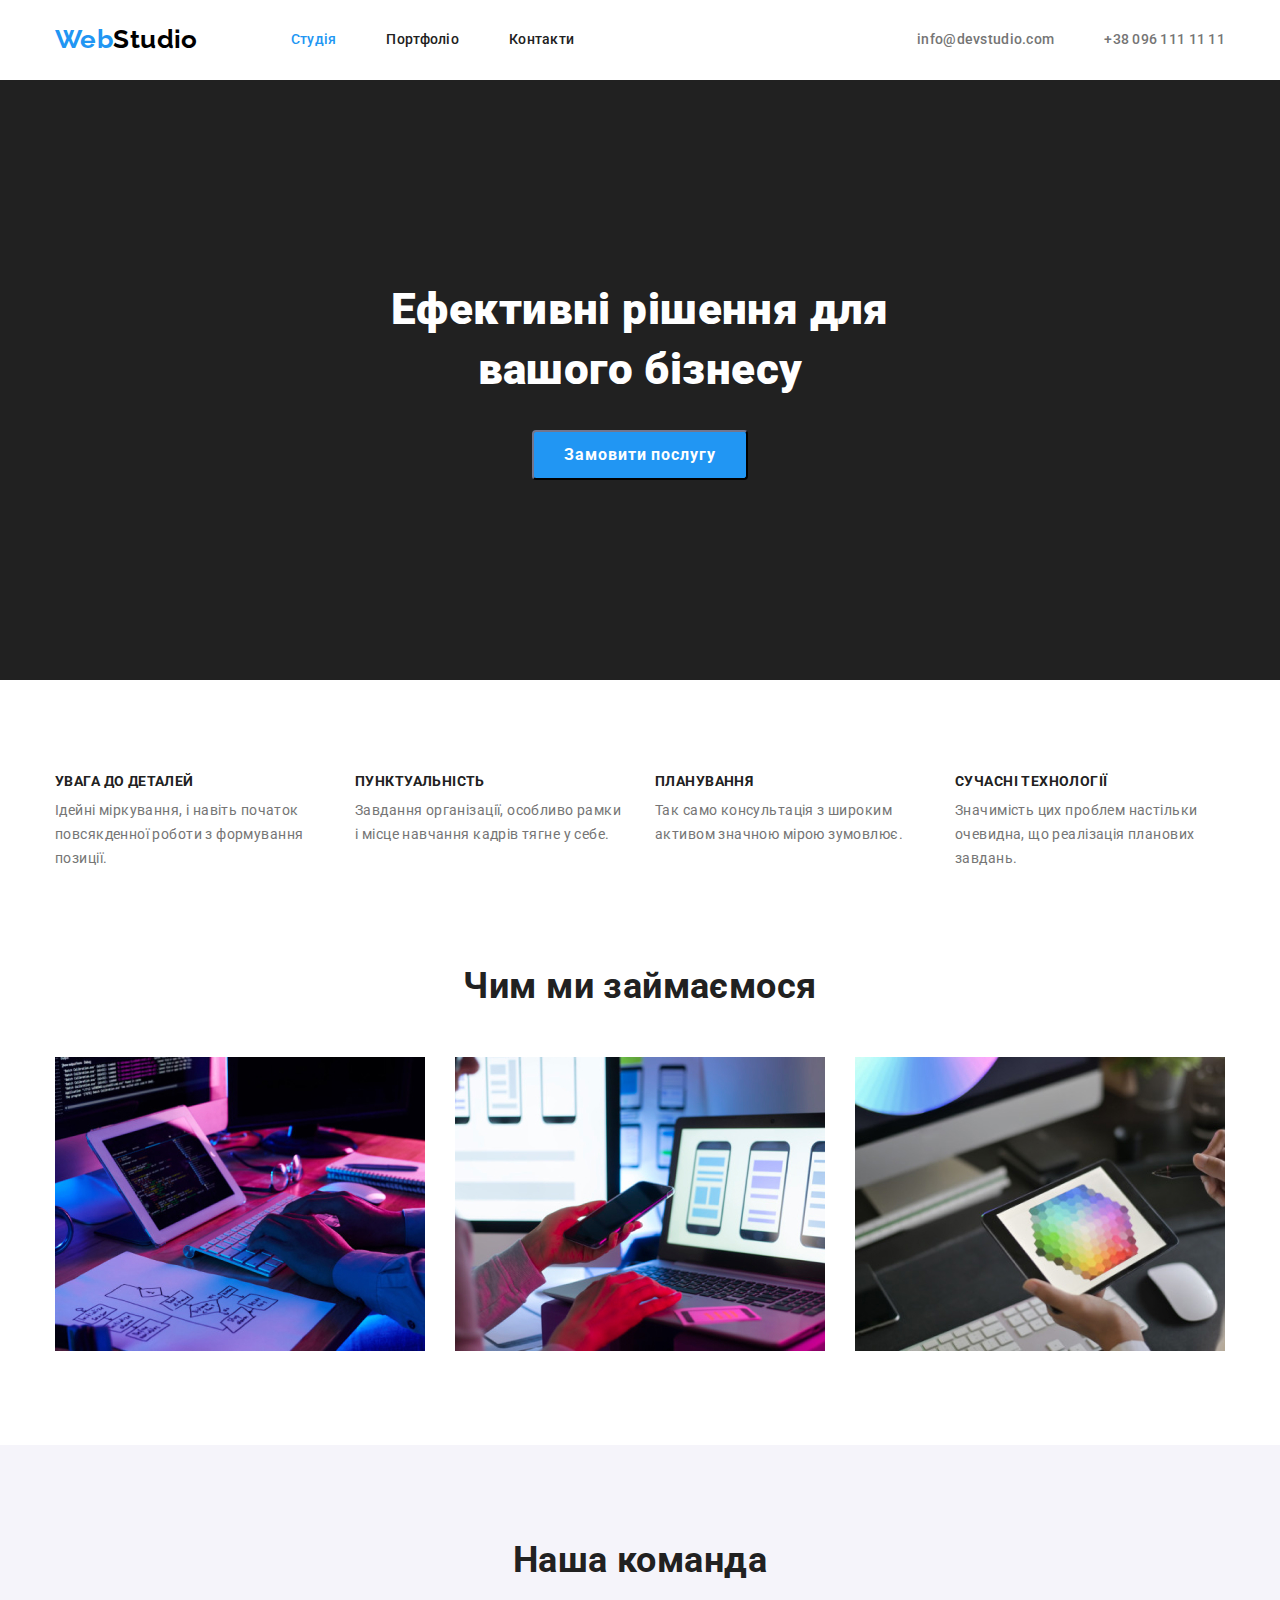
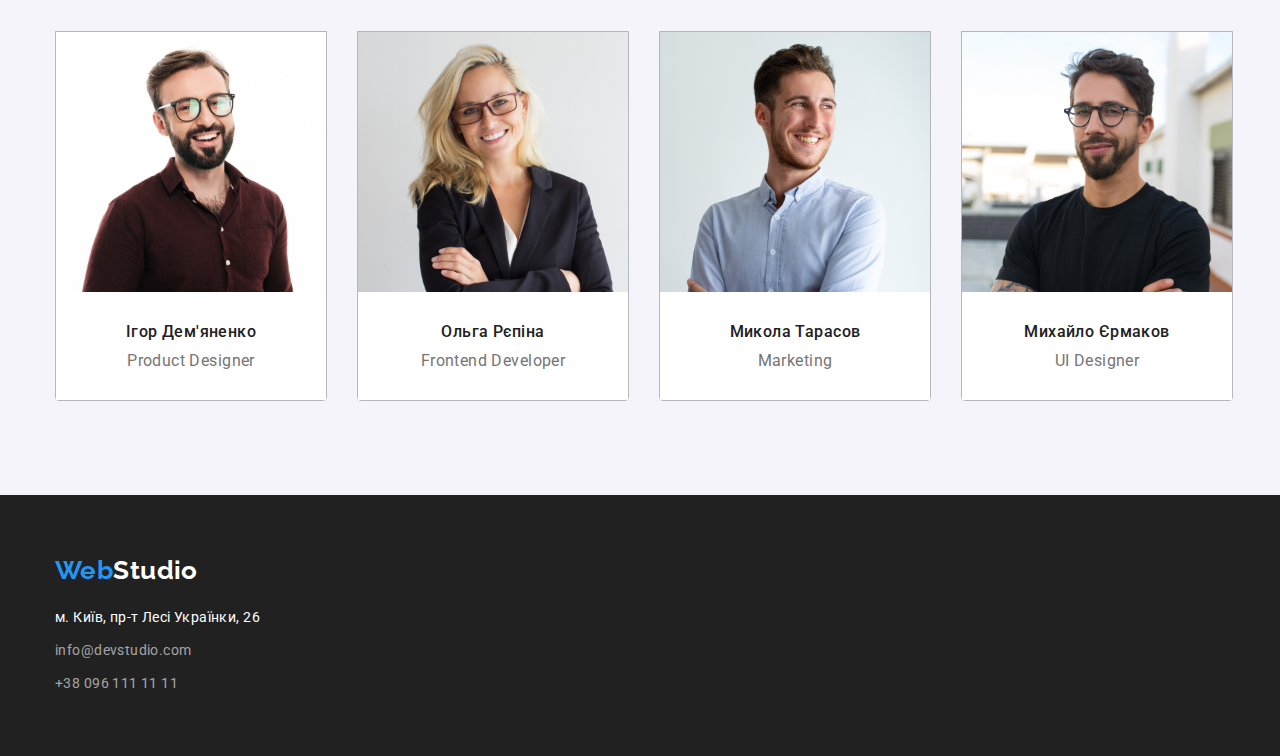
<file: index.html>
<!DOCTYPE html>
<html lang="uk">
<head>
    <meta charset="UTF-8">
    <meta http-equiv="X-UA-Compatible" content="IE=edge">
    <meta name="viewport" content="width=device-width, initial-scale=1.0">
    <title>Document</title>
    <link rel="preconnect" href="https://fonts.googleapis.com">
    <link rel="preconnect" href="https://fonts.gstatic.com" crossorigin>
    <link href="https://fonts.googleapis.com/css2?family=Raleway:wght@700&family=Roboto:wght@400;500;700;900&display=swap" rel="stylesheet">
    <link rel="stylesheet" href="https://cdnjs.cloudflare.com/ajax/libs/modern-normalize/1.1.0/modern-normalize.min.css">
    <link rel="stylesheet" href="./css/style.css" type="text/css">
</head>
<body>
    <header>
        <div class="header-conteiner container">
        <a class="logo logo-header" href=""><span class="logo logo-first">Web</span><span class="logo logo-second">Studio</span></a>
            <!-- navigation -->
            <nav class="header">
            <ul class="site-nav list">
                    <li class="site-nav item"><a href="./index.html" class="site-nav-link current link">Студія</a></li>
                    <li class="site-nav item"><a href="./portfolio.html" class="site-nav-link link">Портфоліо</a></li>
                    <li class="site-nav item"><a href="" class="site-nav-link link">Контакти</a></li>
            </ul>
        </nav>
        <!-- <group contacts"> -->
        <ul class="auth-nav list">
            <li>
            <a  class="mail link" href="mailto:info@devstudio.com">info@devstudio.com</a>
            </li>
            <li>
            <a class="tel link" href="tel:+380961111111" >+38 096 111 11 11</a>
            </li>
        </ul>
       </div>
    </header>
    <main>
        <section class="idea">
            <div class="container">
            <h1 class="idea-title">Ефективні рішення для<br> вашого бізнесу</h1>
            <button class ="idea-btn btn" type="button">Замовити послугу</button>
            </div>
        </section>
        <section class="priority">
            <div class="container">
            <h2 class="visually-hidden">Priority</h2>
            <ul class="priority-container list">
                <li>
                    <h3 class="priority-title">УВАГА ДО ДЕТАЛЕЙ</h3>
                    <p  class="priority-descr">Ідейні міркування, і навіть початок повсякденної роботи з формування позиції.</p>
                </li>
                <li>
                    <h3 class="priority-title">ПУНКТУАЛЬНІСТЬ</h3>
                    <p class="priority-descr">Завдання організації, особливо рамки і місце навчання кадрів тягне у себе.</p>
                </li>
                <li>
                    <h3 class="priority-title">ПЛАНУВАННЯ</h3>
                    <p class="priority-descr">Так само консультація з широким активом значною мірою зумовлює.</p>
                </li>
                <li>
                    <h3 class="priority-title">СУЧАСНІ ТЕХНОЛОГІЇ</h3>
                    <p class="priority-descr">Значимість цих проблем настільки очевидна, що реалізація планових завдань.</p>
                </li>
            </ul>
            </div>
        </section>
        <section class="job">
            <div class="container">
            <h2 class="job-title">Чим ми займаємося</h2>
            <ul class="job-container list">
                <li>
                <img class="job-img" src="./images/code.jpeg" alt="code" width="370">
                </li>
                <li>
                <img class="job-img" src="./images/support.jpeg" alt="support" width="370">
                </li>
                <li>
                <img class="job-img" src="./images/technology.jpeg" alt="technology" width="370">
                </li>
        </ul>
            </div>
        </section>
        <section class="team">
         <div class="container">
            <h2 class="team-title">Наша команда</h2>
            <ul class="team-container list">
                <li class="team-list">
                    <img class="team-img" src="./images/demiyanenko.jpeg" alt="desiner Igor Demiyanenko" width="270">
                    <div class="team-block">
                    <h3 class="team-person">Ігор Дем'яненко</h3>
                    <p class="team-job">Product Designer</p>
                    </div>
                </li>
                <li class="team-list">
                    <img class="team-img" src="./images/repina.jpeg" alt="developer Olga Repina" width="270">
                    <div class="team-block">
                    <h3 class="team-person">Ольга Рєпіна</h3>
                    <p class="team-job">Frontend Developer</p>
                    </div>
                </li>
                <li class="team-list">
                    <img class="team-img" src="./images/tarasov.jpeg" alt="marketing Mukola Tarasov" width="270">
                    <div class="team-block">
                    <h3 class="team-person">Микола Тарасов</h3>
                    <p class="team-job">Marketing</p>
                    </div>
                </li>
                <li class="team-list">
                    <img class="team-img" src="./images/ermakov.jpeg" alt="desiner Muchailo Ermakov" width="270">
                    <div class="team-block">
                    <h3 class="team-person">Михайло Єрмаков</h3>
                    <p class="team-job">UI Designer</p>
                    </div>
                </li>
            </ul>
        </div>    
        </section>
    </main>
    <footer class="footer">
        <div class="container">
        <a class="logo-footer logo link" href=""> <span class="logo logo-first">Web</span><span class="logo logo-third">Studio</span></a>
        <address>
        <ul class="adress list">
            <li class="adress-item">
                <a class="adress-post link" href="#">м. Київ, пр-т Лесі Українки, 26</a> 
            </li>
            <li class="adress-item">
                <a class="contact link" href="mailto:info@devstudio.com">info@devstudio.com</a>
            </li>
            <li class="adress-item">
                <a class="contact link" href="tel:+380961111111">+38 096 111 11 11</a>
            </li>
        </ul>
        </address>
        </div>
    </footer>
</body>
</html>
</file>
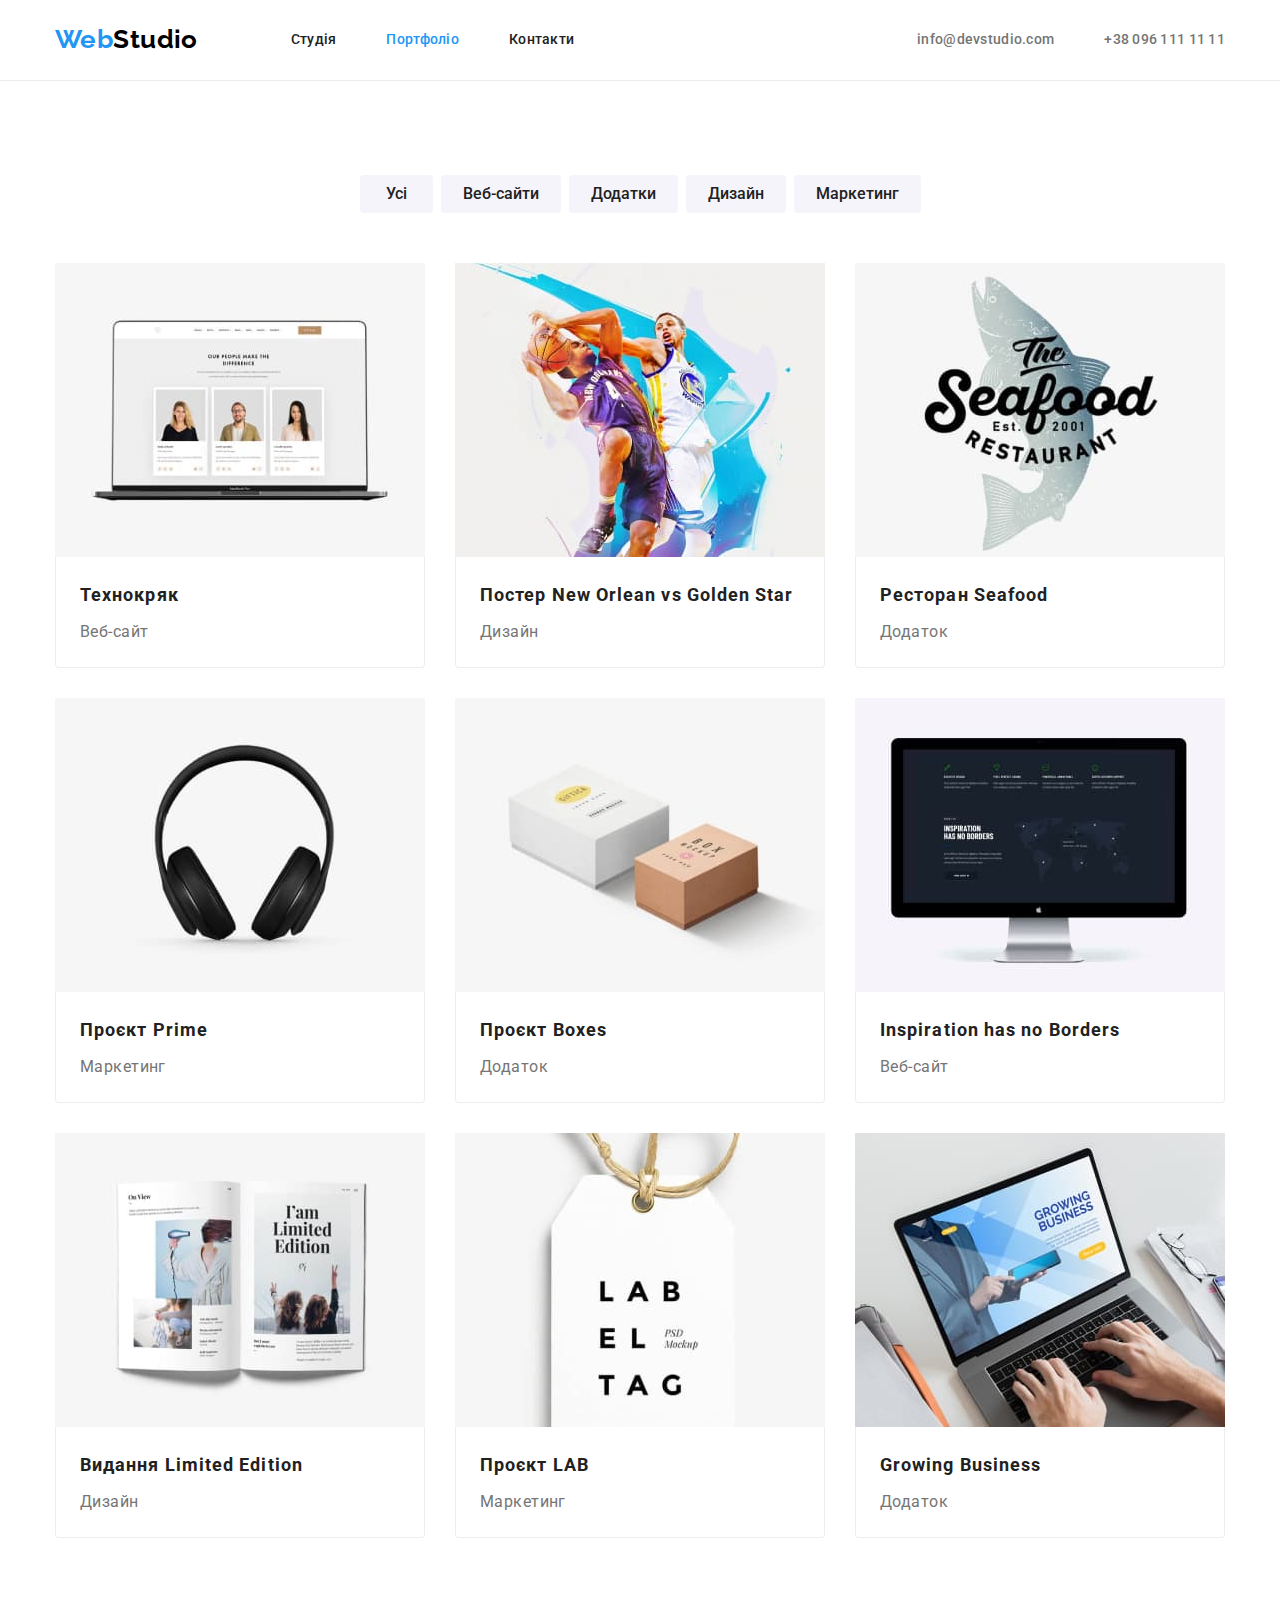
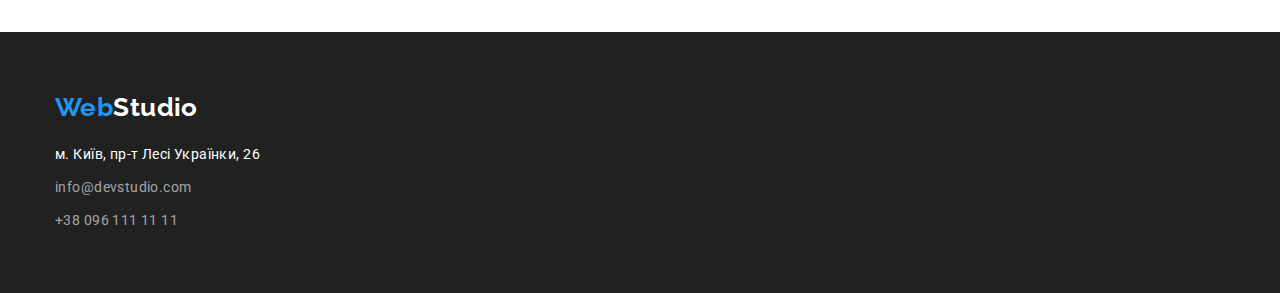
<file: portfolio.html>
<!DOCTYPE html>
<html lang="uk">
<head>
    <meta charset="UTF-8">
    <meta http-equiv="X-UA-Compatible" content="IE=edge">
    <meta name="viewport" content="width=device-width, initial-scale=1.0">
    <title>Document</title>
    <link rel="preconnect" href="https://fonts.googleapis.com">
    <link rel="preconnect" href="https://fonts.gstatic.com" crossorigin>
    <link href="https://fonts.googleapis.com/css2?family=Raleway:wght@700&family=Roboto:wght@400;500;700;900&display=swap" rel="stylesheet">
    <link rel="stylesheet" href="https://cdnjs.cloudflare.com/ajax/libs/modern-normalize/1.1.0/modern-normalize.min.css">
    <link rel="stylesheet" href="./css/style.css" type="text/css">
</head>
<body>
    <header class="header-border">
        <div class="header-conteiner container">
        <a class="logo logo-header" href=""><span class="logo logo-first">Web</span><span class="logo logo-second">Studio</span></a> 
        <nav class="header"> 
            <ul class="site-nav list">
                    <li class="site-nav item"><a href="./index.html" class="site-nav-link link">Студія</a></li>
                    <li class="site-nav item"><a href="./portfolio.html" class="site-nav-link current link">Портфоліо</a></li>
                    <li class="site-nav item"><a href="" class="site-nav-link link">Контакти</a></li>
            </ul>
        </nav>
        <!-- <div class="header-group"> -->
        <ul class="auth-nav list">
            <li>
            <a  class="mail link" href="mailto:info@devstudio.com">info@devstudio.com</a>
            </li>
            <li>
            <a class="tel link" href="tel:+380961111111" >+38 096 111 11 11</a>
            </li>
        </ul>
        <!-- </div> -->
       </div>
    </header>
    <main>
        <section class="choise">
        <div class="choise-container container">    
            <h1 class="visually-hidden">Choise projects</h1>
            <ul class="choise-list-container list"> 
                <li class="choise-item">
                    <button class="choise-btn btn" type="button">Усі</button>
                </li>
                <li class="choise-item">
                    <button class="choise-btn btn" type="button">Веб-сайти</button>
                </li> 
                <li class="choise-item">
                    <button class="choise-btn btn"  type="button">Додатки</button>
                </li>
                <li class="choise-item">
                    <button class="choise-btn btn" type="button">Дизайн</button>
                </li>
                <li class="choise-item">
                    <button class="choise-btn btn" type="button">Маркетинг</button>
                </li>
            </ul>
            <ul class="choise-project list">
            <li class="choise-project-item">
                <a href="" class="project-link link">
                <img class="project-img" src="./images/web1.jpeg" alt="Techno" width="370">   
                <div class="project-wrapper">
                    <h2 class="project-title">Технокряк</h2> 
                    <p class="project-type">Веб-сайт</p>
                </div>
                </a>
            </li>
            <li class="choise-project-item">
                <a href="" class="project-link link">
                 <img class="project-img" src="./images/poster1.jpeg" alt="Poster" width="370"> 
                <div class="project-wrapper">
                    <h2 class="project-title">Постер New Orlean vs Golden Star</h2>
                    <p class="project-type">Дизайн</p>
                </div>
                </a>
            </li>
            <li class="choise-project-item">
                <a href="" class="project-link link">
                <img class="project-img" src="./images/resto1.jpeg" alt="Restoran" width="370" >
                <div class="project-wrapper">
                    <h2 class="project-title">Ресторан Seafood</h2> 
                    <p class="project-type">Додаток</p>
                </div>
                </a>
            </li>
            <li class="choise-project-item">
                <a href="" class="project-link link">
                <img class="project-img" src="./images/prime1.jpeg" alt="Project prime" width="370"> 
                <div class="project-wrapper">
                    <h2 class="project-title">Проєкт Prime</h2>
                    <p class="project-type">Маркетинг</p>
                </div>
                </a>
            </li>
            <li class="choise-project-item">
                <a href="" class="project-link link">
                <img class="project-img" src="./images/box1.jpeg" alt="project boxes" width="370"> 
                <div class="project-wrapper">    
                    <h2 class="project-title">Проєкт Boxes</h2>
                    <p class="project-type">Додаток</p>
                </div>
                </a>
            </li>
            <li class="choise-project-item">
                <a href="" class="project-link link">
                <img class="project-img" src="./images/inspiration1.jpeg" alt="No borders" width="370"> 
                <div class="project-wrapper">   
                    <h2 class="project-title">Inspiration has no Borders</h2>
                    <p class="project-type">Веб-сайт</p>
                </div>
                </a>
            </li>
            <li class="choise-project-item">
                <a  href="" class="project-link link">
                <img class="project-img" src="./images/editionlimited1.jpeg" alt="Limited Edition" width="370">
                <div class="project-wrapper">
                    <h2 class="project-title">Видання Limited Edition</h2>
                    <p class="project-type">Дизайн</p>
                </div>
                </a>
            </li>
            <li class="choise-project-item">
                <a href="" class="project-link link">
                <img class="project-img" src="./images/lab1.jpeg" alt="Project LAB" width="370"> 
                <div class="project-wrapper">
                    <h2 class="project-title">Проєкт LAB</h2>
                    <p class="project-type">Маркетинг</p>
                </div>
                </a>
            </li>
            <li class="choise-project-item">
                <a href="" class="project-link link">
                <img class="project-img" src="./images/bisnessgrow1.jpeg" alt="Growing Business" width="370">
                <div class="project-wrapper">
                    <h2 class="project-title">Growing Business</h2>
                    <p class="project-type">Додаток</p>
                </div>
                </a>
            </li>
            </ul>
        </div>
        </section>
    </main>
    <footer class="footer">
        <div class="container">
        <a class="logo-footer logo link" href=""> <span class="logo logo-first">Web</span><span class="logo logo-third">Studio</span></a>
        <address>
            <ul class="adress list">
                <li class="adress-item">
                    <a class="adress-post link" href="#">м. Київ, пр-т Лесі Українки, 26</a> 
                </li>
                <li class="adress-item">
                    <a class="contact link" href="mailto:info@devstudio.com">info@devstudio.com</a>
                </li>
                <li class="adress-item">
                    <a class="contact link" href="tel:+380961111111">+38 096 111 11 11</a>
                </li>
            </ul>
            </address>
        </div>
    </footer>
    </body>
    </html>
</file>
<file: css/style.css>
/* main color text #212121 */
/* another color text #757575 */
/* white color text  #FFFFFF   */  
/* link  #2196F3  */
/* another link rgba(255, 255, 255, 0.6 */
:root {
    --main-text-color:#212121;
    --secondary-text-color:#757575;
    --accent-text-color:#2196F3;
    --white-text-color:#FFFFFF ;
    --card-gap:30px;
}
/*body*/
body {
    font-family: 'Roboto', sans-serif;
    font-size: 14px;
    letter-spacing: 0.03em;
    color:var(--main-text-color);
}
/* reset*/

.list {
    list-style: none;
    padding: 0;
    margin: 0;
}
h1, h2, h3, h4, h5, h6, p {
    margin: 0;
}

/* /reset  */

.container {
    width: 1200px;
    margin-left: auto;
    margin-right: auto;
    padding-right: 15px;
    padding-left: 15px;

}

/*header*/
.header {
    display:flex;
    align-items: center;
    
    background-color: var(--white-text-color);
}
.header-border {
    border-bottom: 1px solid #ECECEC;   
}
.header-conteiner {
    display:flex;
    align-items: center;

}

/*logo*/

.logo {
    
    font-family: 'Raleway', sans-serif;
    font-weight: 700;
    font-size: 26px;
    line-height: 1.19;
    text-decoration: none;
}

.logo-header {
    display:block;
    margin-right: 93px;
    padding-top: 24px;
    padding-bottom: 25px;
    
}

.logo-first {
    color: var(--accent-text-color);
}

.logo-second {
    color:#000000
}
.logo-third {
    color: var(--white-text-color);
}
 
/*page navigation*/
.site-nav {
    display:flex;
    align-items: center;
    font-weight: 500;
    line-height: 1.14;
    letter-spacing: 0.02em
}
.link {
    text-decoration:none;
}

.site-nav-link {
    display:block;
    padding-top: 32px;
    padding-bottom: 32px;
    color:var(--main-text-color);
}
.site-nav-link.current {
    color:var(--accent-text-color)
}
.site-nav .link:hover, .site-nav .link:focus {
    color: var(--accent-text-color);
}

.site-nav .item+.item {
    margin-left: 50px;
}


.auth-nav {
    display:flex;
    align-items: center;
    margin-left: auto;
    padding-top: 32px;
    padding-bottom: 32px;
    font-weight: 500;
    line-height: 1.14;
    letter-spacing: 0.02em;
}
 .auth-nav .link:hover, .auth-nav .link:focus {
   color: var(--accent-text-color) ;
 }

.mail {
    display:block;
    margin-right: 50px;
    color: var(--secondary-text-color);
}

.tel {
    display:block;
    
    color:var(--secondary-text-color);

}

/*title section*/

.idea {
    /*display: inline-block;*/
    padding-top: 200px;
    padding-bottom: 200px;

    text-align: center;
    background-color: #212121; 
}
.idea-title {
    
    margin-right: auto;
    margin-bottom: 30px;
    margin-left: auto;
    font-weight: 900;
    font-size: 44px;
    line-height: 1.36;
    color: var(--white-text-color);

}
/*button order*/
.idea-btn {
    display:flex;
    align-items: center;
    justify-content: center;
    width: 216px;
    height: 50px;
    border-color: #2F303A;
    border-radius: 4px;
    font-weight: 700;
    font-size: 16px;
    line-height: 1.88;
    letter-spacing: 0.06em;
    color: var(--white-text-color);
    background-color: var(--accent-text-color);
}
.btn {
    display: inline-block;
    font-family: inherit;
    cursor: pointer;
}
.idea-btn:hover,.idea-btn:focus {
    background-color: #188CE8;
}
/*section priority*/
.visually-hidden {
    position: absolute;
    width: 1px;
    height: 1px;
    margin: -1px;
    border: 0;
    padding: 0;
    
    white-space: nowrap;
    clip-path: inset(100%);
    clip: rect(0 0 0 0);
    overflow: hidden;
  }

.priority {
    
    padding-top: 94px;
    padding-bottom: 94px;

}
.priority-title {
    margin-bottom: 10px;
    font-size: 14px;
}
.list .priority-title {
    font-weight: 700;
    line-height: 1.1;
}
.list .priority-descr {
    font-weight: 400;
    line-height: 1.71;
    color:var(--secondary-text-color);
}

.priority-descr {
    width: 270px;
}

.priority-container {
    display: flex;
    gap: 30px;
}
/*section job*/

.job {
    padding-bottom: 94px;
}

.job-title {
    margin-bottom: 50px;
    font-weight: 700;
    font-size: 36px;
    line-height: 1.17;
    text-align: center;
}

.job-img {
    display:block;
}

.job-container {
    display:flex;
    gap: 30px;
}
/*section team*/
.team {
    padding-top: 94px;
    padding-bottom: 94px;
    background: #F5F4FA;
}
.team-title {
    margin-bottom: 50px;
    font-weight: 700;
    font-size: 36px;
    line-height: 1.17;
    text-align: center;
}
.team-img {
    display:block;
}
.team-person {
    margin-bottom: 10px;
    font-weight: 500;
    font-size: 16px;
    line-height: 1.19;
    text-align: center;
}
.team-job {
    font-weight: 400;
    font-size: 16px;
    line-height: 1.19;
    text-align: center;
    color: var(--secondary-text-color);
}
.team-block {
    padding-top: 30px;
    padding-bottom: 30px;

    background-color: var(--white-text-color);
   

}
.team-container {
    display: flex;
    gap: 30px;

} 

.team-list {
    border: 1px solid rgba(0, 0, 0, 0.25);
    border-bottom-right-radius: 4px;
    border-bottom-left-radius: 4px;
   
}

/* footer contacts*/
.footer {
    padding-top: 60px;
    padding-bottom: 60px;
    background-color: #212121; 
}

.logo-footer {
    display:block;
    margin-bottom: 20px;
}
.adress {
    font-style: normal;
    font-weight: 400;
    line-height: 1.71;
}
.adress-post {
    color: var(--white-text-color);
}
.contact {
    color: rgba(255, 255, 255, 0.6);
}
.adress .link:hover,.adress .link:focus {
    color: var(--accent-text-color);
}
.adress-post, .contact {
    display:block;
}

.adress-item:not(:last-child) {
    margin-bottom: 9px;
}

/*portfolio main*/
/*section choise*/
.choise {
    padding-top: 94px;
    padding-bottom: 94px;
    
}

.choise-list-container {
    display:flex;
    justify-content: center;
    margin-bottom: 50px;
}
.choise-item:not(:last-child) {
    margin-right: 8px;
}
.choise-btn {
    padding-top: 6px;
    padding-right: 22px;
    padding-bottom: 6px;
    padding-left: 22px;
    min-width: 73px;
    border: none;
    border-radius: 4px;
    font-weight: 500;
    font-size: 16px;
    line-height: 1.63;
    text-align: center;
    color:var(--main-text-color);
    background-color: #F5F4FA;
}

.list .choise-btn:hover, .list .choise-btn:focus {
    color: var(--white-text-color);
    background-color: var(--accent-text-color);
}
.choise-project {
    display:flex;
    flex-wrap: wrap;
    gap:var(--card-gap);
}
.project-wrapper {
    padding: 20px 24px;
    border: 1px solid #EEEEEE;
    border-top: none;
    border-bottom-right-radius: 4px;
    border-bottom-left-radius: 4px;
}

.choise-project-item {
    
    flex-basis: calc((100% - var(--card-gap)*2)/3);
}


.project-title {
    margin-bottom: 4px;
    font-weight: 700;
    font-size: 18px;
    line-height: 2.0;
    letter-spacing: 0.06em;
    color: var(--main-text-color);
}

.project-type {
    font-weight: 400;
    font-size: 16px;
    line-height: 1.88;
    color:var(--secondary-text-color);
}

.project-img, .project-link {
    display: block;
}
</file>
